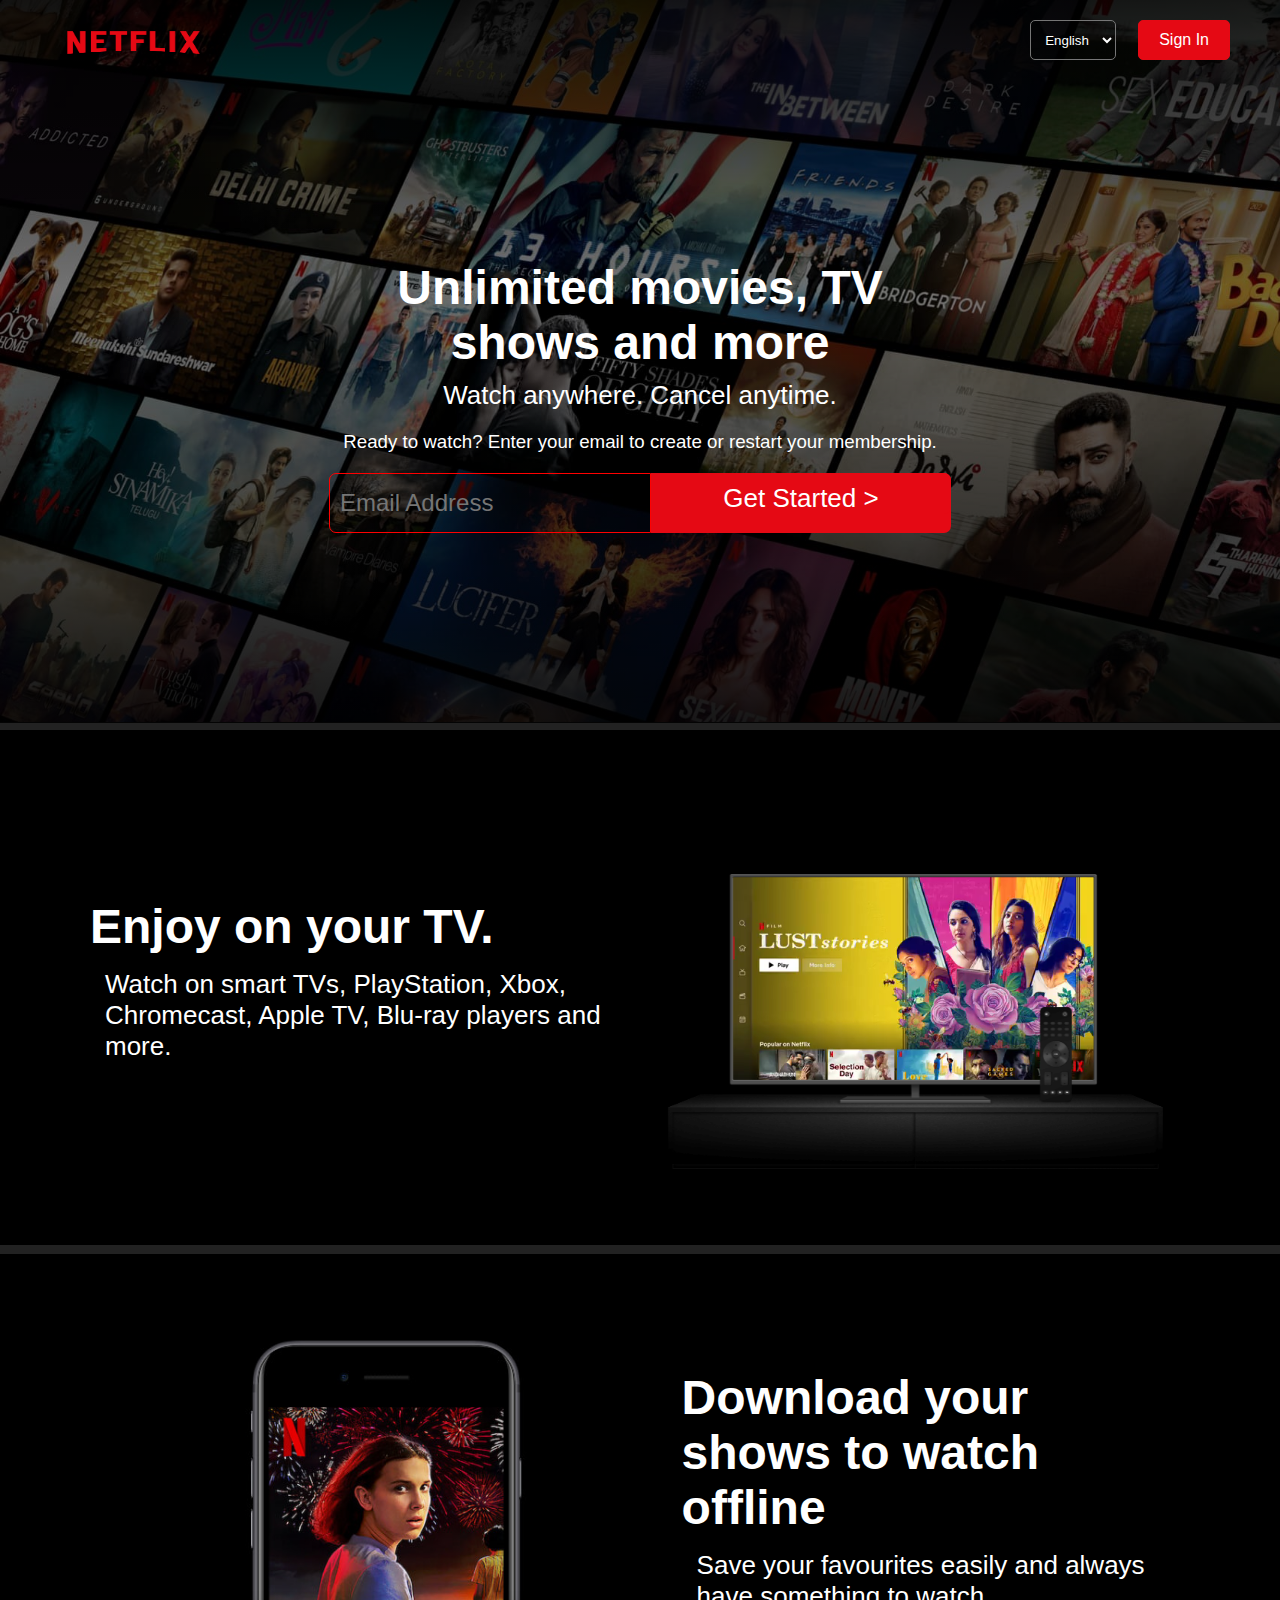
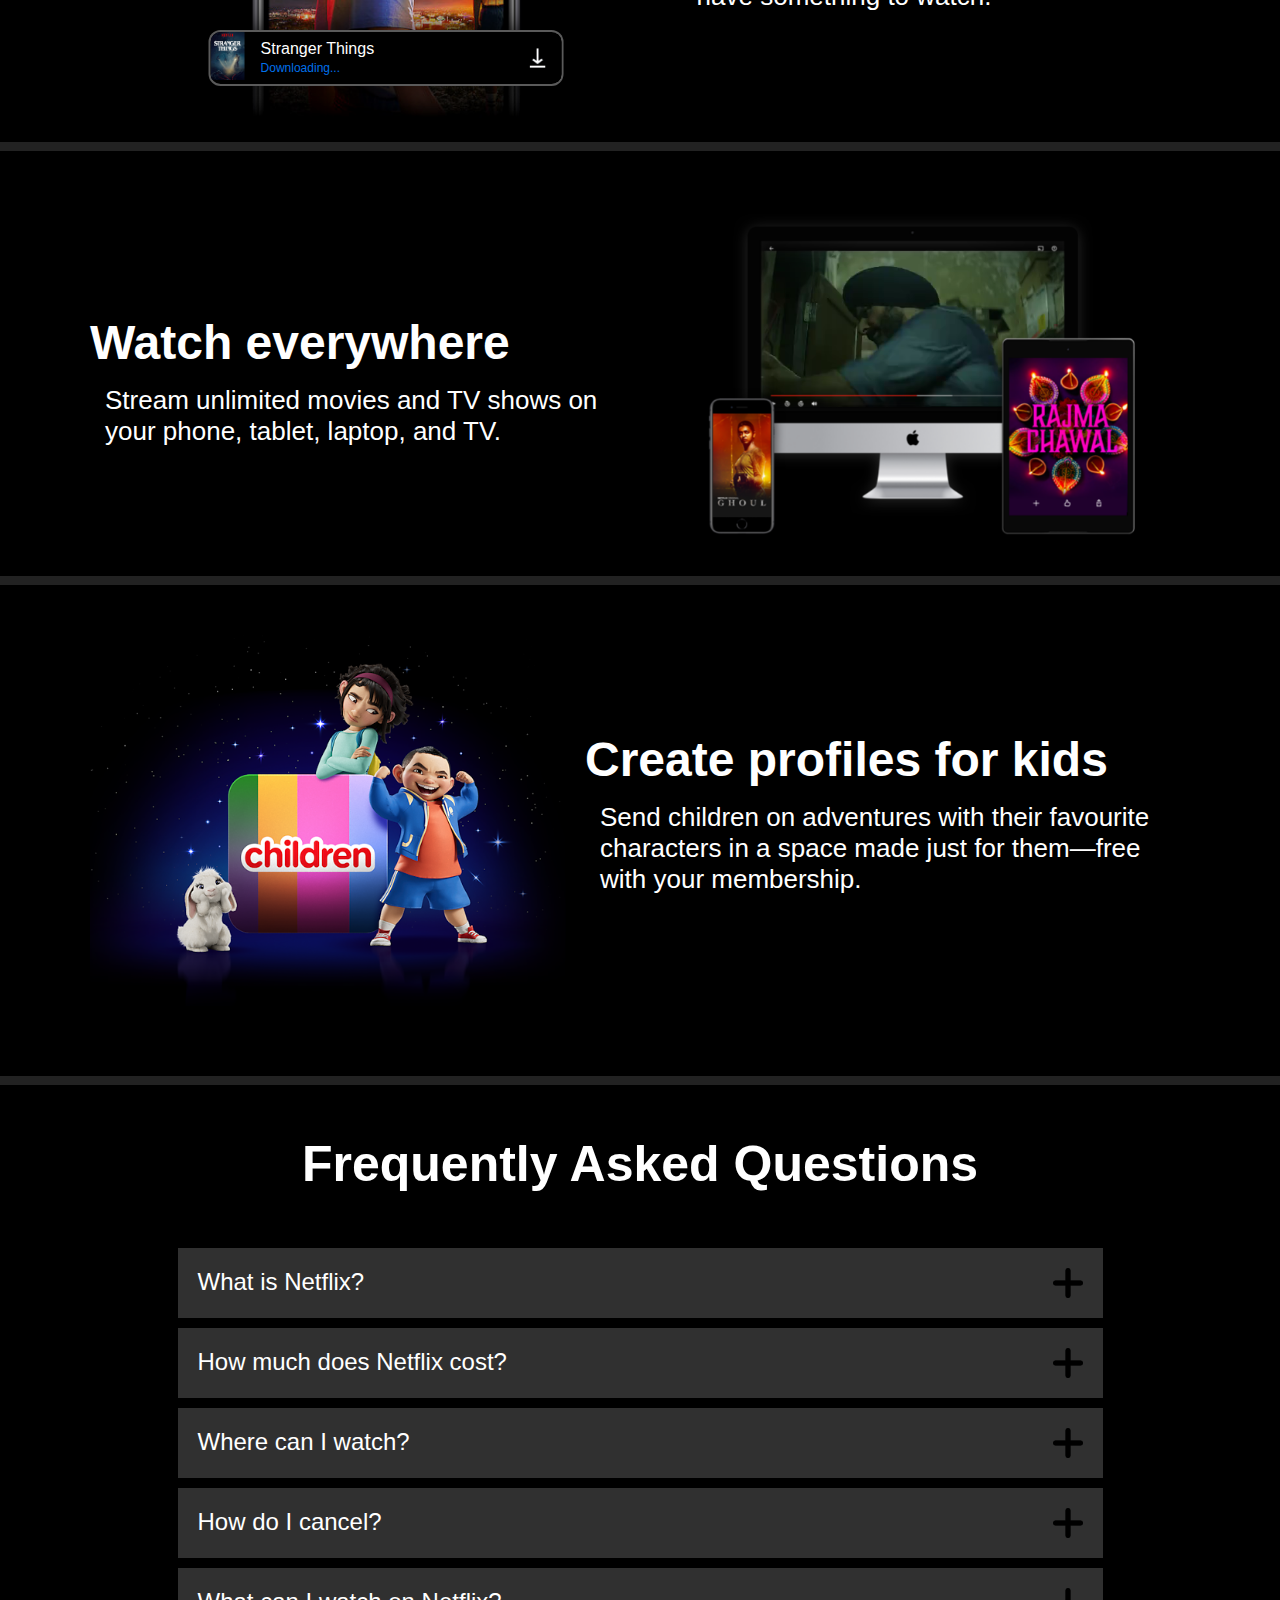
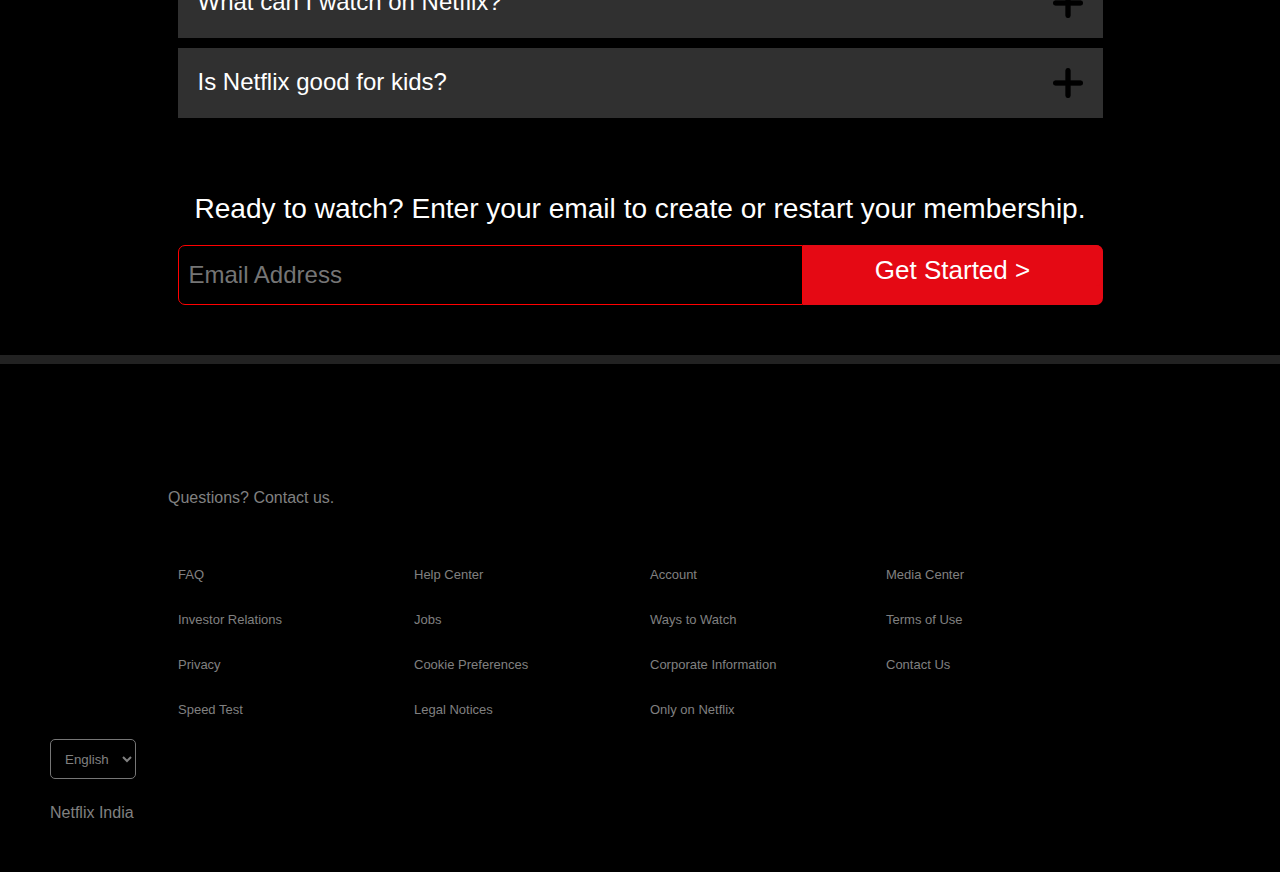
<file: index.html>
<!DOCTYPE html>
<html lang="en">

<head>
    <meta charset="UTF-8">
    <meta name="viewport" content="width=device-width, initial-scale=1.0">
    <title> Netflix India- Watch TV Shows Online , Watch Movies Online</title>
    <link rel="icon" href="/icon.png" type="image/x-icon">
    <link rel="text/css" href="path/to/font-awesome/css/font-awesome.min.css">
    <link rel="stylesheet" href="https://cdn.jsdelivr.net/npm/bootstrap-icons@1.11.1/font/bootstrap-icons.css">
    <link rel="stylesheet" href="./style.css">
</head>

<body>
    <div id="backimg">
        <div class="background">
            <div class="navbar">
                <img src="./assests/logo.png" alt="" class="logo">
                <select name="language" id="language">
                    <option value="english">English</option>
                    <option value="hindi">Hindi</option>
                </select>
                <a href="./netflix/login.html"><button class="signin">Sign In</button></a>
            </div>
            <div class="main">
                <h1>Unlimited movies, TV <br> shows and more</h1>
                <p>Watch anywhere. Cancel anytime.</p>

                <form class="email">
                    <h3>Ready to watch? Enter your email to create or restart your membership.</h3>
                    <div class="form">
                        <input type="email" name="email" id="email" placeholder="Email Address" required>
                       <a href="./netflix/login.html"> <button class="getStarted">Get Started ></button> </a>
                    </div>
                </form>
            </div>
        </div>
    </div>


    <div class="Tv">
        <div class="container">
            <div class="description">
                <h2>Enjoy on your TV.</h2>
                <p>Watch on smart TVs, PlayStation, Xbox, Chromecast, Apple TV, Blu-ray players and more.</p>
            </div>
            <div class="tvclip">
                <img src="./assests/tv.png" alt="">
                <video autoplay="" muted="" loop="" id="Tvvideo">
                    <source src="/assests/tv-video.m4v" type="video/mp4">
                </video>
            </div>
        </div>
    </div>

    <div class="phonesection">
        <div class="container">
            <div class="mobile">
                <img src="./assests/mobile.jpg" alt="" class="mobile-img">
                <div class="stranger">
                    <div class="stranger-img">
                        <img src="./assests/boxshot.png" alt="">
                    </div>
                    <p class="stranger-p">
                        Stranger Things <br> <span>Downloading...</span></p>
                    <div class="stranger-gif"></div>
                </div>
            </div>
            <div class="description">
                <h2>Download your shows to watch offline</h2>
                <p>Save your favourites easily and always have something to watch.</p>
            </div>
        </div>
    </div>

    <div class="devices">
        <div class="container">
            <div class="description">
                <h2>Watch everywhere</h2>
                <p>Stream unlimited movies and TV shows on your phone, tablet, laptop, and TV.</p>
            </div>
            <div class="tvclip">
                <img src="./assests/device-pile-in.png" alt="">
                <video autoplay="" muted="" loop="" id="devicesclip">
                    <source src="/assests/device-video.m4v" type="video/mp4">
                </video>
            </div>
        </div>
    </div>

    <div class="kids">
        <div class="container">
            <img src="./assests/children.png" alt="">
            <div class="description">
                <h2>Create profiles for kids</h2>
                <p>Send children on adventures with their favourite characters in a space made just for them—free with
                    your membership.</p>
            </div>
        </div>
    </div>


    <div class="qst">
        <div class="sm-container">
            <h1>Frequently Asked Questions</h1>
            <ul>
                <li class="question">
                    <button id="qst1"> What is Netflix?
                        <img src="./assests/plus.png">
                    </button>
                    <div style="display: none;">

                        <p>Netflix is a streaming service that offers a wide variety of award-winning TV shows, movies,
                            anime, documentaries, and more on thousands of internet-connected devices.</p>
                        <p>You can watch as much as you want, whenever you want – all for one low monthly price. There's
                            always something new to discover and new TV shows and movies are added every week!</p>
                    </div>
                </li>


                <li class="question">
                    <button id="qst2"> How much does Netflix cost?
                        <img src="./assests/plus.png" alt="">
                    </button>
                    <div style="display: none;">
                        <p>Watch Netflix on your smartphone, tablet, Smart TV, laptop, or streaming device, all for one
                            fixed monthly fee. Plans range from $6.99 to $22.99 a month (pre-tax). No extra costs, no
                            contracts.</p>
                    </div>
                </li>


                <li class="question">
                    <button id="qst3"> Where can I watch?
                        <img src="./assests/plus.png" alt="">
                    </button>
                    <div style="display: none;">
                        <p>Watch anywhere, anytime. Sign in with your Netflix account to watch instantly on the web at netflix.com from your personal computer or on any internet-connected device that offers the Netflix app, including smart TVs, smartphones, tablets, streaming media players and game consoles.</p>
                        <p>You can also download your favorite shows with the iOS or Android app. Use downloads to watch while you're on the go and without an internet connection. Take Netflix with you anywhere.</p>
                    </div>
                </li>


                <li class="question">
                    <button id="qst4"> How do I cancel?
                        <img src="./assests/plus.png" alt="">
                    </button>
                    <div style="display: none;">
                        <p>Netflix is flexible. There are no pesky contracts and no commitments. You can easily cancel your account online in two clicks. There are no cancellation fees – start or stop your account anytime.</p>
                    </div>
                </li>


                <li class="question">
                    <button id="qst5"> What can I watch on Netflix?
                        <img src="./assests/plus.png">
                    </button>
                    <div style="display: none;">
                        <p>Netflix has an extensive library of feature films, documentaries, TV shows, anime, award-winning Netflix originals, and more. Watch as much as you want, anytime you want.</p>
                    </div>
                </li>


                <li class="question">
                    <button id="qst6"> Is Netflix good for kids?
                        <img src="./assests/plus.png" alt="">
                    </button>
                    <div style="display: none;">
                        <p>The Netflix Kids experience is included in your membership to give parents control while kids enjoy family-friendly TV shows and movies in their own space.
                        </p>
                        <p>Kids profiles come with PIN-protected parental controls that let you restrict the maturity rating of content kids can watch and block specific titles you don’t want kids to see.</p>
                    </div>
                </li>


            </ul>

            <form class="email">
                <h3>Ready to watch? Enter your email to create or restart your membership.</h3>
                <div class="form">
                    <input type="email" name="email" id="email" placeholder="Email Address" required>
                    <a href="./netflix/login.html"> <button class="getStarted">Get Started ></button> </a>
                </div>
            </form>
        </div>
    </div>

    <footer>
        <div class="footercontent">
        <div class="content">
            <p><a href="#" class="contact">Questions? Contact us.</a></p>
            <ul>
                <li><a href="#">FAQ</a></li>
                <li><a href="#">Help Center</a></li>
                <li><a href="#">Account</a></li>
                <li><a href="#">Media Center</a></li>
                <li><a href="#">Investor Relations</a></li>
                <li><a href="#">Jobs</a></li>
                <li><a href="#">Ways to Watch</a></li>
                <li><a href="#">Terms of Use</a></li>
                <li><a href="#">Privacy</a></li>
                <li><a href="#">Cookie Preferences</a></li>
                <li><a href="#">Corporate Information</a></li>
                <li><a href="#">Contact Us</a></li>
                <li><a href="#">Speed Test</a></li>
                <li><a href="#">Legal Notices</a></li>
                <li><a href="#">Only on Netflix</a></li>
            </ul>
        </div>
        <select name="language" id="language">
            <option value="english">English</option>
            <option value="hindi">Hindi</option>
        </select>
        <p>Netflix India</p>
    </div>
    </footer>


    <script src="./script.js"></script>
</body>


</html>
</file>
<file: style.css>
*{
    padding: 0;
    margin: 0;
    box-sizing: border-box;
    font-family: sans-serif;
    color: white;
}
html{
    -webkit-text-size-adjust: 100%;
}
button{
    cursor: pointer;
    border: none;
}
#backimg{
    background: url("./assests/login.jpg");
    background-size: cover;
    height: 730px;
    border-bottom: 8px solid #222;
}
.background{
    background: rgb(0, 0, 0,.4);
    background-image: linear-gradient(0deg , rgba(0,0,0,0.8), transparent 60%, rgba(0,0,0,0.8));
    height: 100.1%;
}
.navbar{
    display: flex;
    padding: 20px 50px;
    margin-bottom: 100px;
}
.logo{
    width: 10.4375rem;
    height: 2.8125rem;
    margin-right: auto;
}
#language{
    margin-right: 1.375rem;
    border-radius: 5px;
    background: transparent;
    padding: 0 10px;
    height: 40px;
}
option{
    background-color: grey;
}
.signin{
    background-color: #e50914;
    border: 1px solid #e50914;
    font-size: 1rem;
    padding: 0 20px;
    border-radius: 5px;
    height: 40px;
}
.main{
    text-align: center;
    padding: 75px 20px;
    width: fit-content;
    margin: 0 auto;
}
.main h1{
    font-size: 4rem;
    margin-bottom: 10px;
}
.main p{
    font-size: 1.625rem;
    margin-bottom: 20px;
}
.form{
    display: flex;
    justify-content: center;
}
h3{
    margin-bottom: 20px;
    font-weight: 100;
}
.form div{
    width: 500px;
    height: 70px;
    position: relative;
}
.form input{
    height: 60px;
    width: 100%;
    background-color: transparent;
    border: 1px solid red;
    border-radius: 7px 0 0 7px;
    padding-left: 10px;
    font-size: 1.5rem;
}
input:focus{
    border: 1px solid red;
}
.form button{
    padding-top: 10px;
    width: 300px;
    background-color: #e50914;
    font-size: 1.875rem;
    border-radius: 0 7px 7px 0;
}
.form a{
    width: 300px;
    background-color: #e50914;
    font-size: 1.875rem;
    border-radius: 0 7px 7px 0;
}
.form label{
    position: absolute;
    left: 10px;
    color: grey;
    margin-top: 20px;
    font-size: 1.2rem;
}
/* ========================================SECTION 2============================ */
.Tv{
    background-color: black;
    border-bottom: 9px solid #222;
    padding: 70px 45px;
}
.container{
    display: flex;
    max-width: 1100px;
    align-items: center;
    justify-content: center;
    margin: 0 auto;
}
h2{
    font-size: 3.125rem;
}
.tvclip{
    width: 45%;
    position: relative;
    max-width: 600px;
    margin: auto;
}
.description{
    width: 50%;
}
.description p{
    font-size: 1.625rem;
    margin: 15px;
}
.tvclip img{
    width: 100%;
    z-index: 10;
    max-width: 600px;
    position: relative;
}
#Tvvideo{
    position: absolute;
    top: 48%;
    left: 50%;
    transform: translate(-50%, -50%);
    width: 87%;
    height: 55%;
}
.phonesection{
    background-color: black;
    padding: 20px;
    border-bottom: 9px solid #222;
}
.phonesection .container{
    justify-content: space-between;
}
.mobile{
    position: relative;
}
/* .mobile img{
    max-width: 350px;
} */
 .mobile-img{
    width: 100%;
 }
/* .stranger{
    display: flex;
    align-items: center;
    background-color: black;
    padding: 10px;
    border: 2px solid rgba(128, 128, 128, 0.7);
    box-shadow: 0 0 2em 0 rgb(0, 0, 0);
    border-radius: 0.75rem;
    position: absolute;
    left: 50%;
    bottom: 8%;
    transform: translate(-50%);
    width: 60%;
    min-width: 15rem;
    justify-content: space-between;
} */
.stranger{
    z-index: -1;
    overflow: hidden;
    position: absolute;
    left: 50%;
    bottom: 8%;
    -webkit-transform: translateX(-50%);
    -moz-transform: translateX(-50%);
    -ms-transform: translateX(-50%);
    transform: translateX(-50%);
    margin: 0 auto;
    background: rgb(0, 0, 0);
    display: -webkit-box;
    display: -webkit-flex;
    display: -ms-flexbox;
    display: flex;
    -webkit-align-items: center;
    -webkit-box-align: center;
    -ms-flex-align: center;
    align-items: center;
    width: 60%;
    min-width: 15rem;
    padding: -10.75rem 0.65rem;
    border: 2px solid rgba(128, 128, 128, 0.7);
    box-shadow: 0 0 2em 0 rgb(0, 0, 0);
    border-radius: 0.75rem;
    z-index: 1;
}
.stranger-img{
    margin: 0 1rem 0 0;
    -webkit-box-flex: 0;
    -webkit-flex-grow: 0;
    -ms-flex-positive: 0;
    flex-grow: 0;
    -webkit-flex-shrink: 0;
    -ms-flex-negative: 0;
    flex-shrink: 0;
}
.stranger img{
    height: 3rem;
}
.stranger-p{
    text-align: left;
    -webkit-box-flex: 1;
    -webkit-flex-grow: 1;
    -ms-flex-positive: 1;
    flex-grow: 1;
    -webkit-flex-shrink: 1;
    -ms-flex-negative: 1;
    flex-shrink: 1;
    margin: 0.3rem 0;
}
.stranger span{
    font-size: 0.75rem;
    font-weight: 400;
    color: #0071eb;
}
.stranger-gif{
    width: 3rem;
    height: 3rem;
    outline: 2px solid rgb(0, 0, 0);
    outline-offset: -2px;
    display: block;
    background: url("./assests/download-icon.gif") center center no-repeat;
    -webkit-background-size: 100%;
    background-size: 100%;
    content: '';
    -webkit-box-flex: 0;
    -webkit-flex-grow: 0;
    -ms-flex-positive: 0;
    flex-grow: 0;
    -webkit-flex-shrink: 0;
    -ms-flex-negative: 0;
    flex-shrink: 0;
}
.devices{
    background-color: black;
    border-bottom: 9px solid #222;
    padding-top: 50px;
}
#devicesclip{
    height: 100%;
    position: absolute;
    left: 50%;
    max-width: 63%;
    max-height: 47%;
    top:34%;
    transform: translate(-50%, -50%);
}
.kids{
    background-color: black;
    border-bottom: 9px solid #222;
    padding-top: 50px;
    min-height: 500px;
}
.kids img{
    max-width: 45%;
}
.kids .description{
    width: 55%;
}
.qst{
    background-color: black;
    border-bottom: 9px solid #222;
    padding: 50px;
}
.sm-container{
    margin: 0 auto;
    max-width: 925px;
    text-align: center;
    font-size: 1.5rem;
}
.sm-container ul{
    list-style: none;   
    margin-bottom: 70px;
}
li button{
    background-color: #303030;
    width: 100%;
    text-align: start;
    padding: 20px;
    margin-bottom: 5px;
    margin-top: 5px;
    font-size: 1.5rem;
}
li button img{
    float: right;
    width: 30px;
}
li div{
    width: 100%;
    text-align: left;
    background-color: #303030;
    margin: auto;
    font-size: 1.5rem;
    padding: 20px;
    margin-bottom: 5px;
}
li div p:first-child{
    margin-bottom: 30px;
}
.sm-container h1{
    font-size: 3.125rem;
    margin-bottom: 50px;
    font-weight: 900;
}
footer{
    background-color: black;
    padding-top: 50px;
}
.footercontent{
    width: 100%;
    margin: auto;
    padding: 50px;
}
.content{
    width: 80%;
    margin: auto;
    height: 250px;
}

footer a{
    color: gray;
    text-decoration: none;
}
footer ul{
    list-style: none;
}
.content p{
    margin-bottom: 50px;
}
.content li{
    float: left;
    width: 25%;
    margin-bottom: 10px;
    font-size: 13px;
    padding: 10px;
}

footer p{
    color: gray;
    margin-top: 25px;
}
.content a:hover{
    text-decoration: underline;
}

footer select{
    color: gray;
}
footer select option{
    background-color: black;
}



















@media (max-width:1450px) {
    .main h1{
        font-size: 3rem;
    }
    .form div{
        width: 450px;
    }
    .form button{
        font-size: 1.625rem;
    }
    h2{
        font-size: 3rem;
    }
}
@media(max-width: 960px){
    .main h1{
        font-size: 2rem;
    }
    .main p{
        font-size: 1.125rem;
    }
    .container{
        flex-direction: column;
    }
    .description{
        width: 100%;
        text-align: center;
    }
    h2{
        font-size: 2rem;
    }
    .description p{
        font-size: 1.125rem;
    }
    .mobile{
        order: 2;
    }
    .kids .description{
        width: 100%;
    }
    .kids img{
        order: 2;
    }
    .tvclip{
        width: 85%;
    }
    li button{
        font-size: 1rem;
    }
    .sm-container h1{
        font-size: 2rem;
    }
    li div{
        font-size: 1rem;
    }
    .content{
        height: 350px;
    }
    .content li{
        width: 50%;
        float: left;
        padding: 5px;
    }

}
@media (max-width:700px) {
    .logo{
        width: 108px;
        height: 35px;
    }
    
    .main h1{
        font-size: 2.5rem;
    }
    .main p{
        font-size: 1.5rem;
    }
    .email h3{
        font-size: 1.2rem;
    } 
    li button img{
        width: 20px;
    }
    
} 

@media (max-width: 550px) {
    .main{
        margin-bottom: 0;
    }
    .main h1{
        font-size: 1.75rem;
    }
    .main br{
        display: none;
    }
    .main p,
    .main h3{
        font-size: 1.125rem;
    }
    .navbar{
        margin: 0 ;
        padding: 20px 15px;
    }
    #backimg{
        height: 485px;
    }
    .logo{
        width: 88px;
    }
    .navbar #language{
        width: 100px;
        height: 28px;
    }
    .signin{
        width: 60px;
        height: 28px;
        padding: 2px;
    }
    .form input{
        height: 40px;
        width: 50%;
        font-size: 1rem;
    }
    .form a{
        width: 50%;
    }
    .form button{
        font-size: 0.8rem;
        width: 50%;
    }
    li button{
        font-size: 0.9rem;
    }
    .sm-container h1{
        font-size: 1.75rem;
    }
    li div{
        font-size: 1rem;
    }
    li button img{
        width: 15px;
    }
    .footercontent {
        padding: 5px;
    }
}
@media (max-width: 350px) {
    .main{
        margin-bottom: 0;
        padding: 50px 15px;
    }
    .main h1{
        font-size: 1.2rem;
    }
    .main br{
        display: none;
    }
    .main p,
    .main h3{
        font-size: 0.89rem;
    }
    .navbar{
        margin: 0 ;
        padding: 20px 15px;
    }
    #backimg{
        height: 485px;
    }
    .logo{
        width: 68px;
    }
    .navbar #language{
        width: 70px;
        height: 18px;
        font-size: 10px;
        padding: 2px;
    }
    .signin{
        width: 40px;
        height: 18px;
        font-size: 8px;
    }
    .form{
        display: grid;
        grid-template-columns: 1fr;
        justify-items: center;
    }
    .form input{
        height: 40px;
        width: 50%;
        font-size: .9rem;
        border-radius: 7px;
        margin-bottom: 10px;
    }
    .form a{
        height: 40px;
        width: 50%;
        border-radius: 7px;
    }
    .form button{
        font-size: .7rem;
        width: 50%;
    }
    
}
</file>
